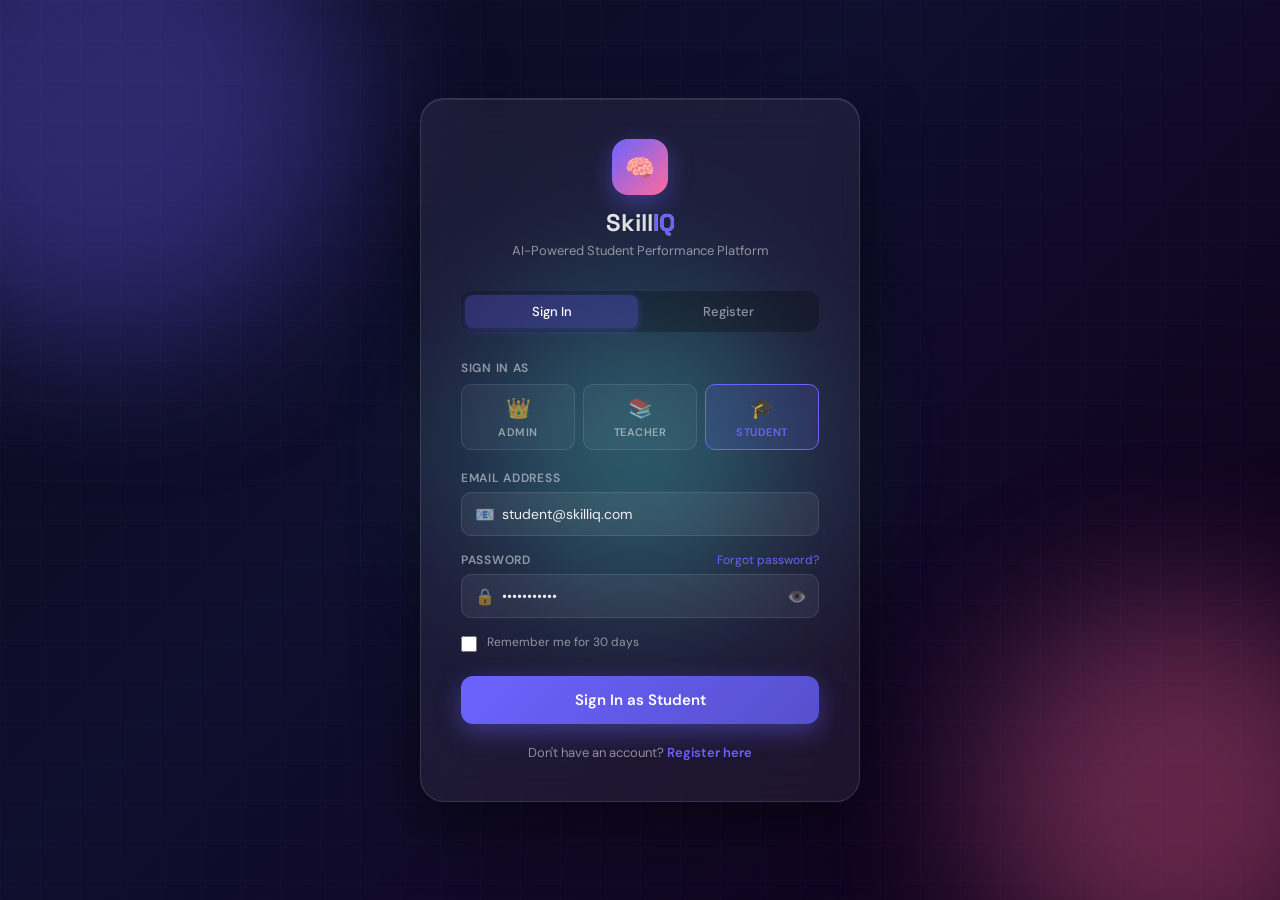
<file: auth.html>
<!DOCTYPE html>
<html lang="en">
<head>
<meta charset="UTF-8">
<meta name="viewport" content="width=device-width, initial-scale=1.0">
<title>SkillIQ — Sign In</title>
<link href="https://fonts.googleapis.com/css2?family=DM+Sans:ital,opsz,wght@0,9..40,300;0,9..40,400;0,9..40,500;0,9..40,600;0,9..40,700;1,9..40,400&family=Space+Grotesk:wght@400;500;600;700&display=swap" rel="stylesheet">
<style>
*, *::before, *::after { box-sizing: border-box; margin: 0; padding: 0; }

:root {
  --accent: #6C63FF;
  --accent2: #FF6B9D;
  --accent3: #43E8D8;
  --glass-bg: rgba(255,255,255,0.08);
  --glass-border: rgba(255,255,255,0.18);
  --glass-shadow: 0 8px 32px rgba(0,0,0,0.3);
  --input-bg: rgba(255,255,255,0.06);
  --input-border: rgba(255,255,255,0.15);
  --text: #f0f0f5;
  --text-muted: rgba(240,240,245,0.55);
  --error: #ff5c7c;
  --success: #43E8D8;
  --admin-color: #FF6B9D;
  --teacher-color: #43E8D8;
  --student-color: #6C63FF;
}

body {
  font-family: 'DM Sans', sans-serif;
  min-height: 100vh;
  background: #0a0a1a;
  color: var(--text);
  display: flex;
  align-items: center;
  justify-content: center;
  overflow: hidden;
  position: relative;
}

/* Animated gradient background */
.bg-wrap {
  position: fixed; inset: 0; z-index: 0;
  background: linear-gradient(135deg, #0a0a1a 0%, #0f0f2e 40%, #12001a 100%);
}
.bg-orb {
  position: absolute;
  border-radius: 50%;
  filter: blur(80px);
  opacity: 0.35;
  animation: float 8s ease-in-out infinite;
}
.bg-orb.o1 { width: 500px; height: 500px; background: #6C63FF; top: -150px; left: -150px; animation-delay: 0s; }
.bg-orb.o2 { width: 400px; height: 400px; background: #FF6B9D; bottom: -100px; right: -100px; animation-delay: -3s; }
.bg-orb.o3 { width: 300px; height: 300px; background: #43E8D8; top: 50%; left: 50%; transform: translate(-50%,-50%); animation-delay: -6s; }

@keyframes float {
  0%,100% { transform: translateY(0) scale(1); }
  50% { transform: translateY(-30px) scale(1.05); }
}
.o3 { animation: float3 10s ease-in-out infinite !important; }
@keyframes float3 {
  0%,100% { transform: translate(-50%,-50%) scale(1); }
  50% { transform: translate(-50%,-60%) scale(1.1); }
}

/* Grid overlay */
.bg-grid {
  position: fixed; inset: 0; z-index: 0;
  background-image: linear-gradient(rgba(108,99,255,0.04) 1px, transparent 1px),
    linear-gradient(90deg, rgba(108,99,255,0.04) 1px, transparent 1px);
  background-size: 40px 40px;
}

/* Main container */
.auth-container {
  position: relative; z-index: 10;
  width: 100%; max-width: 480px;
  padding: 20px;
}

/* Glass card */
.glass-card {
  background: rgba(255,255,255,0.06);
  backdrop-filter: blur(24px);
  -webkit-backdrop-filter: blur(24px);
  border: 1px solid rgba(255,255,255,0.12);
  border-radius: 24px;
  padding: 40px;
  box-shadow: 0 25px 60px rgba(0,0,0,0.5), inset 0 1px 0 rgba(255,255,255,0.1);
  animation: slideUp 0.5s cubic-bezier(0.22,1,0.36,1);
}

@keyframes slideUp {
  from { opacity: 0; transform: translateY(30px) scale(0.96); }
  to { opacity: 1; transform: translateY(0) scale(1); }
}

/* Logo */
.logo {
  text-align: center;
  margin-bottom: 32px;
}
.logo-mark {
  width: 56px; height: 56px;
  background: linear-gradient(135deg, var(--accent), var(--accent2));
  border-radius: 16px;
  display: flex; align-items: center; justify-content: center;
  font-size: 24px;
  margin: 0 auto 12px;
  box-shadow: 0 8px 24px rgba(108,99,255,0.4);
}
.logo-text {
  font-family: 'Space Grotesk', sans-serif;
  font-size: 24px; font-weight: 700;
  background: linear-gradient(135deg, #fff 0%, rgba(255,255,255,0.7) 100%);
  -webkit-background-clip: text; -webkit-text-fill-color: transparent;
}
.logo-text span { color: var(--accent); -webkit-text-fill-color: var(--accent); }
.logo-sub { font-size: 13px; color: var(--text-muted); margin-top: 4px; }

/* Tab switcher */
.tab-row {
  display: flex; gap: 4px;
  background: rgba(0,0,0,0.25);
  border-radius: 12px;
  padding: 4px;
  margin-bottom: 28px;
}
.tab-btn {
  flex: 1; padding: 8px 12px;
  border-radius: 8px;
  font-size: 13px; font-weight: 500;
  cursor: pointer;
  border: none; background: none;
  color: var(--text-muted);
  font-family: inherit;
  transition: all 0.2s;
}
.tab-btn.active {
  background: rgba(108,99,255,0.3);
  color: #fff;
  box-shadow: 0 2px 8px rgba(108,99,255,0.3);
}

/* Role selector */
.role-selector {
  display: grid; grid-template-columns: 1fr 1fr 1fr;
  gap: 8px; margin-bottom: 20px;
}
.role-btn {
  padding: 10px 8px;
  border-radius: 10px;
  border: 1.5px solid rgba(255,255,255,0.1);
  background: rgba(255,255,255,0.04);
  cursor: pointer;
  text-align: center;
  transition: all 0.2s;
  color: var(--text-muted);
  font-family: inherit;
}
.role-btn:hover { border-color: rgba(255,255,255,0.2); color: var(--text); }
.role-btn.selected[data-role="admin"] {
  border-color: var(--admin-color);
  background: rgba(255,107,157,0.12);
  color: var(--admin-color);
}
.role-btn.selected[data-role="teacher"] {
  border-color: var(--teacher-color);
  background: rgba(67,232,216,0.1);
  color: var(--teacher-color);
}
.role-btn.selected[data-role="student"] {
  border-color: var(--student-color);
  background: rgba(108,99,255,0.15);
  color: var(--student-color);
}
.role-icon { font-size: 20px; display: block; margin-bottom: 4px; }
.role-label { font-size: 11px; font-weight: 600; text-transform: uppercase; letter-spacing: 0.05em; display: block; }

/* Form label */
.field-label {
  font-size: 12px; font-weight: 600;
  color: var(--text-muted);
  text-transform: uppercase; letter-spacing: 0.06em;
  margin-bottom: 6px;
}

/* Inputs */
.field-wrap { margin-bottom: 16px; position: relative; }
.input-group {
  position: relative;
}
.input-icon {
  position: absolute; left: 14px; top: 50%; transform: translateY(-50%);
  font-size: 16px; opacity: 0.5; pointer-events: none;
}
input[type="text"], input[type="email"], input[type="password"], select {
  width: 100%;
  padding: 12px 14px 12px 40px;
  background: rgba(255,255,255,0.06);
  border: 1.5px solid rgba(255,255,255,0.1);
  border-radius: 10px;
  color: var(--text);
  font-size: 14px;
  font-family: inherit;
  outline: none;
  transition: all 0.2s;
  appearance: none;
}
input::placeholder { color: rgba(240,240,245,0.3); }
input:focus, select:focus {
  border-color: var(--accent);
  background: rgba(108,99,255,0.08);
  box-shadow: 0 0 0 3px rgba(108,99,255,0.15);
}
input.error {
  border-color: var(--error);
  box-shadow: 0 0 0 3px rgba(255,92,124,0.15);
}
.field-error {
  font-size: 11px; color: var(--error); margin-top: 5px;
  display: none;
}
.field-error.show { display: block; }

/* Password toggle */
.pw-toggle {
  position: absolute; right: 12px; top: 50%; transform: translateY(-50%);
  cursor: pointer; font-size: 16px; opacity: 0.4;
  transition: opacity 0.2s; user-select: none;
}
.pw-toggle:hover { opacity: 0.8; }

/* Submit button */
.btn-submit {
  width: 100%; padding: 14px;
  border-radius: 12px;
  font-size: 15px; font-weight: 600;
  cursor: pointer;
  border: none;
  font-family: inherit;
  transition: all 0.2s;
  position: relative;
  overflow: hidden;
  margin-top: 8px;
}
.btn-submit[data-role="admin"] {
  background: linear-gradient(135deg, #FF6B9D, #e0557e);
  color: #fff;
  box-shadow: 0 8px 24px rgba(255,107,157,0.4);
}
.btn-submit[data-role="teacher"] {
  background: linear-gradient(135deg, #43E8D8, #2bc9b8);
  color: #0a1a18;
  box-shadow: 0 8px 24px rgba(67,232,216,0.35);
}
.btn-submit[data-role="student"] {
  background: linear-gradient(135deg, #6C63FF, #5550cc);
  color: #fff;
  box-shadow: 0 8px 24px rgba(108,99,255,0.4);
}
.btn-submit:hover { transform: translateY(-1px); filter: brightness(1.08); }
.btn-submit:active { transform: translateY(0); }
.btn-submit.loading { pointer-events: none; opacity: 0.7; }

/* Shimmer effect */
.btn-submit::after {
  content: '';
  position: absolute; top: 0; left: -100%; width: 100%; height: 100%;
  background: linear-gradient(90deg, transparent, rgba(255,255,255,0.15), transparent);
  transition: left 0.4s;
}
.btn-submit:hover::after { left: 100%; }

/* Divider */
.divider {
  display: flex; align-items: center; gap: 12px;
  margin: 20px 0;
  color: var(--text-muted); font-size: 12px;
}
.divider::before, .divider::after {
  content: ''; flex: 1;
  height: 1px; background: rgba(255,255,255,0.08);
}

/* Alert */
.alert {
  padding: 12px 14px; border-radius: 10px;
  font-size: 13px; margin-bottom: 16px;
  display: none;
}
.alert.show { display: flex; align-items: center; gap: 8px; }
.alert.success { background: rgba(67,232,216,0.1); border: 1px solid rgba(67,232,216,0.25); color: var(--success); }
.alert.error { background: rgba(255,92,124,0.1); border: 1px solid rgba(255,92,124,0.25); color: var(--error); }

/* Switch text */
.switch-text {
  text-align: center; margin-top: 20px;
  font-size: 13px; color: var(--text-muted);
}
.switch-link {
  color: var(--accent); font-weight: 600; cursor: pointer;
  text-decoration: none; transition: opacity 0.2s;
}
.switch-link:hover { opacity: 0.8; }

/* Password strength */
.strength-bar {
  height: 3px; border-radius: 2px;
  background: rgba(255,255,255,0.08);
  margin-top: 6px; overflow: hidden;
}
.strength-fill {
  height: 100%; border-radius: 2px;
  transition: all 0.3s; width: 0;
}

/* Hidden */
.hidden { display: none !important; }

/* Scrollbar */
::-webkit-scrollbar { width: 4px; }
::-webkit-scrollbar-track { background: transparent; }
::-webkit-scrollbar-thumb { background: rgba(108,99,255,0.4); border-radius: 2px; }

/* Select arrow */
.select-wrap { position: relative; }
.select-wrap::after {
  content: '▾';
  position: absolute; right: 12px; top: 50%; transform: translateY(-50%);
  pointer-events: none; color: rgba(255,255,255,0.4);
}

/* Forgot password */
.forgot-link {
  font-size: 12px; color: var(--accent); cursor: pointer;
  float: right; text-decoration: none;
  transition: opacity 0.2s; line-height: 1;
}
.forgot-link:hover { opacity: 0.75; }

/* Checkbox */
.check-row { display: flex; align-items: flex-start; gap: 10px; margin-bottom: 16px; }
.check-row input[type="checkbox"] { width: 16px; height: 16px; padding: 0; flex-shrink: 0; margin-top: 2px; accent-color: var(--accent); }
.check-row label { font-size: 12px; color: var(--text-muted); cursor: pointer; }

/* Spinner */
.spinner {
  display: inline-block; width: 16px; height: 16px;
  border: 2px solid rgba(255,255,255,0.3);
  border-top-color: #fff;
  border-radius: 50%;
  animation: spin 0.7s linear infinite;
  vertical-align: middle; margin-right: 6px;
}
@keyframes spin { to { transform: rotate(360deg); } }
</style>
</head>
<body>

<div class="bg-wrap">
  <div class="bg-orb o1"></div>
  <div class="bg-orb o2"></div>
  <div class="bg-orb o3"></div>
</div>
<div class="bg-grid"></div>

<div class="auth-container">
  <div class="glass-card">

    <!-- Logo -->
    <div class="logo">
      <div class="logo-mark">🧠</div>
      <div class="logo-text">Skill<span>IQ</span></div>
      <div class="logo-sub">AI-Powered Student Performance Platform</div>
    </div>

    <!-- Tabs -->
    <div class="tab-row">
      <button class="tab-btn active" onclick="switchTab('login')">Sign In</button>
      <button class="tab-btn" onclick="switchTab('register')">Register</button>
    </div>

    <!-- Role selector -->
    <div style="margin-bottom:8px;">
      <div class="field-label">Sign in as</div>
    </div>
    <div class="role-selector" id="role-selector">
      <button class="role-btn" data-role="admin" onclick="selectRole('admin')">
        <span class="role-icon">👑</span>
        <span class="role-label">Admin</span>
      </button>
      <button class="role-btn" data-role="teacher" onclick="selectRole('teacher')">
        <span class="role-icon">📚</span>
        <span class="role-label">Teacher</span>
      </button>
      <button class="role-btn selected" data-role="student" onclick="selectRole('student')">
        <span class="role-icon">🎓</span>
        <span class="role-label">Student</span>
      </button>
    </div>

    <!-- Alert -->
    <div class="alert" id="auth-alert"></div>

    <!-- LOGIN FORM -->
    <div id="form-login">
      <div class="field-wrap">
        <div class="field-label">Email Address</div>
        <div class="input-group">
          <span class="input-icon">📧</span>
          <input type="email" id="login-email" placeholder="you@example.com" autocomplete="email">
        </div>
        <div class="field-error" id="login-email-err">Please enter a valid email address.</div>
      </div>

      <div class="field-wrap">
        <div style="display:flex; justify-content:space-between; align-items:center; margin-bottom:6px;">
          <div class="field-label" style="margin-bottom:0;">Password</div>
          <a class="forgot-link" onclick="showForgot()">Forgot password?</a>
        </div>
        <div class="input-group">
          <span class="input-icon">🔒</span>
          <input type="password" id="login-password" placeholder="••••••••" autocomplete="current-password">
          <span class="pw-toggle" onclick="togglePw('login-password',this)">👁️</span>
        </div>
        <div class="field-error" id="login-pw-err">Password is required.</div>
      </div>

      <div class="check-row">
        <input type="checkbox" id="remember-me">
        <label for="remember-me">Remember me for 30 days</label>
      </div>

      <button class="btn-submit" id="login-btn" data-role="student" onclick="handleLogin()">
        Sign In as Student
      </button>
    </div>

    <!-- REGISTER FORM -->
    <div id="form-register" class="hidden">
      <div class="field-wrap">
        <div class="field-label">Full Name</div>
        <div class="input-group">
          <span class="input-icon">👤</span>
          <input type="text" id="reg-name" placeholder="John Smith" autocomplete="name">
        </div>
        <div class="field-error" id="reg-name-err">Name must be at least 2 characters.</div>
      </div>

      <div class="field-wrap">
        <div class="field-label">Email Address</div>
        <div class="input-group">
          <span class="input-icon">📧</span>
          <input type="email" id="reg-email" placeholder="you@example.com" autocomplete="email">
        </div>
        <div class="field-error" id="reg-email-err">Please enter a valid email address.</div>
      </div>

      <!-- Teacher-specific field -->
      <div class="field-wrap hidden" id="field-dept">
        <div class="field-label">Department / Subject</div>
        <div class="input-group select-wrap">
          <span class="input-icon">📖</span>
          <select id="reg-dept" style="padding-left:40px;">
            <option value="">Select department</option>
            <option>Mathematics</option>
            <option>Science</option>
            <option>English & Literature</option>
            <option>Computer Science</option>
            <option>History & Social Studies</option>
            <option>Arts & Music</option>
            <option>Physical Education</option>
            <option>Other</option>
          </select>
        </div>
        <div class="field-error" id="reg-dept-err">Please select a department.</div>
      </div>

      <!-- Student-specific field -->
      <div class="field-wrap hidden" id="field-grade">
        <div class="field-label">Grade / Class</div>
        <div class="input-group select-wrap">
          <span class="input-icon">🎓</span>
          <select id="reg-grade" style="padding-left:40px;">
            <option value="">Select grade</option>
            <option>Grade 6</option>
            <option>Grade 7</option>
            <option>Grade 8</option>
            <option>Grade 9</option>
            <option>Grade 10</option>
            <option>Grade 11</option>
            <option>Grade 12</option>
            <option>Undergraduate</option>
            <option>Postgraduate</option>
          </select>
        </div>
        <div class="field-error" id="reg-grade-err">Please select a grade.</div>
      </div>

      <!-- Admin-specific field -->
      <div class="field-wrap hidden" id="field-admin-code">
        <div class="field-label">Admin Access Code</div>
        <div class="input-group">
          <span class="input-icon">🔑</span>
          <input type="password" id="reg-admin-code" placeholder="Enter admin code">
        </div>
        <div class="field-error" id="reg-admincode-err">Invalid admin access code.</div>
      </div>

      <div class="field-wrap">
        <div class="field-label">Password</div>
        <div class="input-group">
          <span class="input-icon">🔒</span>
          <input type="password" id="reg-password" placeholder="Min 8 characters" autocomplete="new-password" oninput="checkStrength(this.value)">
          <span class="pw-toggle" onclick="togglePw('reg-password',this)">👁️</span>
        </div>
        <div class="strength-bar"><div class="strength-fill" id="strength-fill"></div></div>
        <div class="field-error" id="reg-pw-err">Password must be at least 8 characters with a number and letter.</div>
      </div>

      <div class="field-wrap">
        <div class="field-label">Confirm Password</div>
        <div class="input-group">
          <span class="input-icon">🔐</span>
          <input type="password" id="reg-confirm" placeholder="Re-enter password" autocomplete="new-password">
          <span class="pw-toggle" onclick="togglePw('reg-confirm',this)">👁️</span>
        </div>
        <div class="field-error" id="reg-confirm-err">Passwords do not match.</div>
      </div>

      <div class="check-row">
        <input type="checkbox" id="reg-terms">
        <label for="reg-terms">I agree to the <a href="#" class="switch-link">Terms of Service</a> and <a href="#" class="switch-link">Privacy Policy</a></label>
      </div>
      <div class="field-error" id="reg-terms-err" style="margin-top:-10px; margin-bottom:10px;">You must accept the terms.</div>

      <button class="btn-submit" id="register-btn" data-role="student" onclick="handleRegister()">
        Create Account
      </button>
    </div>

    <div class="switch-text" id="switch-text">
      Don't have an account? <a class="switch-link" onclick="switchTab('register')">Register here</a>
    </div>

  </div>
</div>

<script>
let currentRole = 'student';
let currentTab = 'login';

const DEMO_ACCOUNTS = {
  'admin@skilliq.com': { password: 'Admin@123', role: 'admin', name: 'System Admin' },
  'teacher@skilliq.com': { password: 'Teacher@123', role: 'teacher', name: 'Prof. Williams' },
  'student@skilliq.com': { password: 'Student@123', role: 'student', name: 'Alex Johnson' },
};

function selectRole(role) {
  currentRole = role;
  document.querySelectorAll('.role-btn').forEach(b => b.classList.remove('selected'));
  document.querySelector(`.role-btn[data-role="${role}"]`).classList.add('selected');

  // Update submit buttons
  const loginBtn = document.getElementById('login-btn');
  const regBtn = document.getElementById('register-btn');
  const labels = { admin: 'Admin', teacher: 'Teacher', student: 'Student' };
  loginBtn.setAttribute('data-role', role);
  loginBtn.textContent = `Sign In as ${labels[role]}`;
  regBtn.setAttribute('data-role', role);
  regBtn.textContent = `Create ${labels[role]} Account`;

  // Show/hide role-specific fields
  document.getElementById('field-dept').classList.toggle('hidden', role !== 'teacher');
  document.getElementById('field-grade').classList.toggle('hidden', role !== 'student');
  document.getElementById('field-admin-code').classList.toggle('hidden', role !== 'admin');
}

function switchTab(tab) {
  currentTab = tab;
  document.querySelectorAll('.tab-btn').forEach((b, i) => {
    b.classList.toggle('active', (i === 0 && tab === 'login') || (i === 1 && tab === 'register'));
  });
  document.getElementById('form-login').classList.toggle('hidden', tab !== 'login');
  document.getElementById('form-register').classList.toggle('hidden', tab !== 'register');
  const switchText = document.getElementById('switch-text');
  if (tab === 'login') {
    switchText.innerHTML = `Don't have an account? <a class="switch-link" onclick="switchTab('register')">Register here</a>`;
  } else {
    switchText.innerHTML = `Already have an account? <a class="switch-link" onclick="switchTab('login')">Sign in here</a>`;
  }
  clearAlert();
  clearErrors();
}

function togglePw(id, el) {
  const input = document.getElementById(id);
  if (input.type === 'password') { input.type = 'text'; el.textContent = '🙈'; }
  else { input.type = 'password'; el.textContent = '👁️'; }
}

function checkStrength(val) {
  const fill = document.getElementById('strength-fill');
  let score = 0;
  if (val.length >= 8) score++;
  if (/[A-Z]/.test(val)) score++;
  if (/[0-9]/.test(val)) score++;
  if (/[^a-zA-Z0-9]/.test(val)) score++;
  const pct = (score / 4) * 100;
  const colors = ['#ff5c7c','#FF6B9D','#f0c040','#43E8D8'];
  fill.style.width = pct + '%';
  fill.style.background = colors[score - 1] || 'transparent';
}

function showAlert(msg, type = 'error') {
  const el = document.getElementById('auth-alert');
  el.className = `alert ${type} show`;
  el.innerHTML = (type === 'error' ? '⚠️ ' : '✅ ') + msg;
}
function clearAlert() {
  const el = document.getElementById('auth-alert');
  el.className = 'alert';
}

function showErr(id, msg) {
  const el = document.getElementById(id);
  if (el) { el.textContent = msg; el.classList.add('show'); }
}
function hideErr(id) {
  const el = document.getElementById(id);
  if (el) el.classList.remove('show');
}
function clearErrors() {
  document.querySelectorAll('.field-error').forEach(e => e.classList.remove('show'));
  document.querySelectorAll('input, select').forEach(e => e.classList.remove('error'));
}

function isValidEmail(e) { return /^[^\s@]+@[^\s@]+\.[^\s@]+$/.test(e); }
function isValidPassword(p) { return p.length >= 8 && /[a-zA-Z]/.test(p) && /[0-9]/.test(p); }

function handleLogin() {
  clearErrors(); clearAlert();
  const email = document.getElementById('login-email').value.trim();
  const password = document.getElementById('login-password').value;
  let valid = true;

  if (!isValidEmail(email)) {
    showErr('login-email-err', 'Please enter a valid email address.');
    document.getElementById('login-email').classList.add('error');
    valid = false;
  }
  if (!password) {
    showErr('login-pw-err', 'Password is required.');
    document.getElementById('login-password').classList.add('error');
    valid = false;
  }
  if (!valid) return;

  // Check demo accounts
  const btn = document.getElementById('login-btn');
  btn.classList.add('loading');
  btn.innerHTML = '<span class="spinner"></span>Signing in...';

  setTimeout(() => {
    const account = DEMO_ACCOUNTS[email];
    if (account && account.password === password && account.role === currentRole) {
      // Store session
      sessionStorage.setItem('skilliq_user', JSON.stringify({ name: account.name, email, role: currentRole }));
      showAlert(`Welcome back, ${account.name}! Redirecting...`, 'success');
      setTimeout(() => {
        if (currentRole === 'admin') window.location.href = 'admin.html';
        else if (currentRole === 'teacher') window.location.href = 'teacher.html';
        else window.location.href = 'index.html';
      }, 1200);
    } else {
      showAlert('Invalid credentials or role mismatch. Check demo accounts below.', 'error');
      btn.classList.remove('loading');
      btn.textContent = `Sign In as ${currentRole.charAt(0).toUpperCase() + currentRole.slice(1)}`;
    }
  }, 900);
}

function handleRegister() {
  clearErrors(); clearAlert();
  let valid = true;
  const name = document.getElementById('reg-name').value.trim();
  const email = document.getElementById('reg-email').value.trim();
  const password = document.getElementById('reg-password').value;
  const confirm = document.getElementById('reg-confirm').value;
  const terms = document.getElementById('reg-terms').checked;

  if (name.length < 2) {
    showErr('reg-name-err', 'Name must be at least 2 characters.'); document.getElementById('reg-name').classList.add('error'); valid = false;
  }
  if (!isValidEmail(email)) {
    showErr('reg-email-err', 'Please enter a valid email address.'); document.getElementById('reg-email').classList.add('error'); valid = false;
  }
  if (currentRole === 'teacher') {
    const dept = document.getElementById('reg-dept').value;
    if (!dept) { showErr('reg-dept-err', 'Please select a department.'); valid = false; }
  }
  if (currentRole === 'student') {
    const grade = document.getElementById('reg-grade').value;
    if (!grade) { showErr('reg-grade-err', 'Please select a grade.'); valid = false; }
  }
  if (currentRole === 'admin') {
    const code = document.getElementById('reg-admin-code').value;
    if (code !== 'SKILLIQ-ADMIN-2025') { showErr('reg-admincode-err', 'Invalid admin access code.'); document.getElementById('reg-admin-code').classList.add('error'); valid = false; }
  }
  if (!isValidPassword(password)) {
    showErr('reg-pw-err', 'Password must be at least 8 characters with a number and letter.'); document.getElementById('reg-password').classList.add('error'); valid = false;
  }
  if (password !== confirm) {
    showErr('reg-confirm-err', 'Passwords do not match.'); document.getElementById('reg-confirm').classList.add('error'); valid = false;
  }
  if (!terms) {
    showErr('reg-terms-err', 'You must accept the terms.'); valid = false;
  }
  if (!valid) return;

  const btn = document.getElementById('register-btn');
  btn.classList.add('loading');
  btn.innerHTML = '<span class="spinner"></span>Creating account...';

  setTimeout(() => {
    sessionStorage.setItem('skilliq_user', JSON.stringify({ name, email, role: currentRole }));
    showAlert(`Account created successfully! Welcome, ${name}!`, 'success');
    setTimeout(() => {
      if (currentRole === 'admin') window.location.href = 'admin.html';
      else if (currentRole === 'teacher') window.location.href = 'teacher.html';
      else window.location.href = 'index.html';
    }, 1200);
  }, 1100);
}

function showForgot() {
  const email = document.getElementById('login-email').value;
  if (!isValidEmail(email)) {
    showAlert('Enter your email address first, then click Forgot password.', 'error');
    return;
  }
  showAlert(`Password reset link sent to ${email}. (Demo only)`, 'success');
}

// Pre-fill with demo hint
document.getElementById('login-email').value = 'student@skilliq.com';
document.getElementById('login-password').value = 'Student@123';
</script>
</body>
</html>
</file>
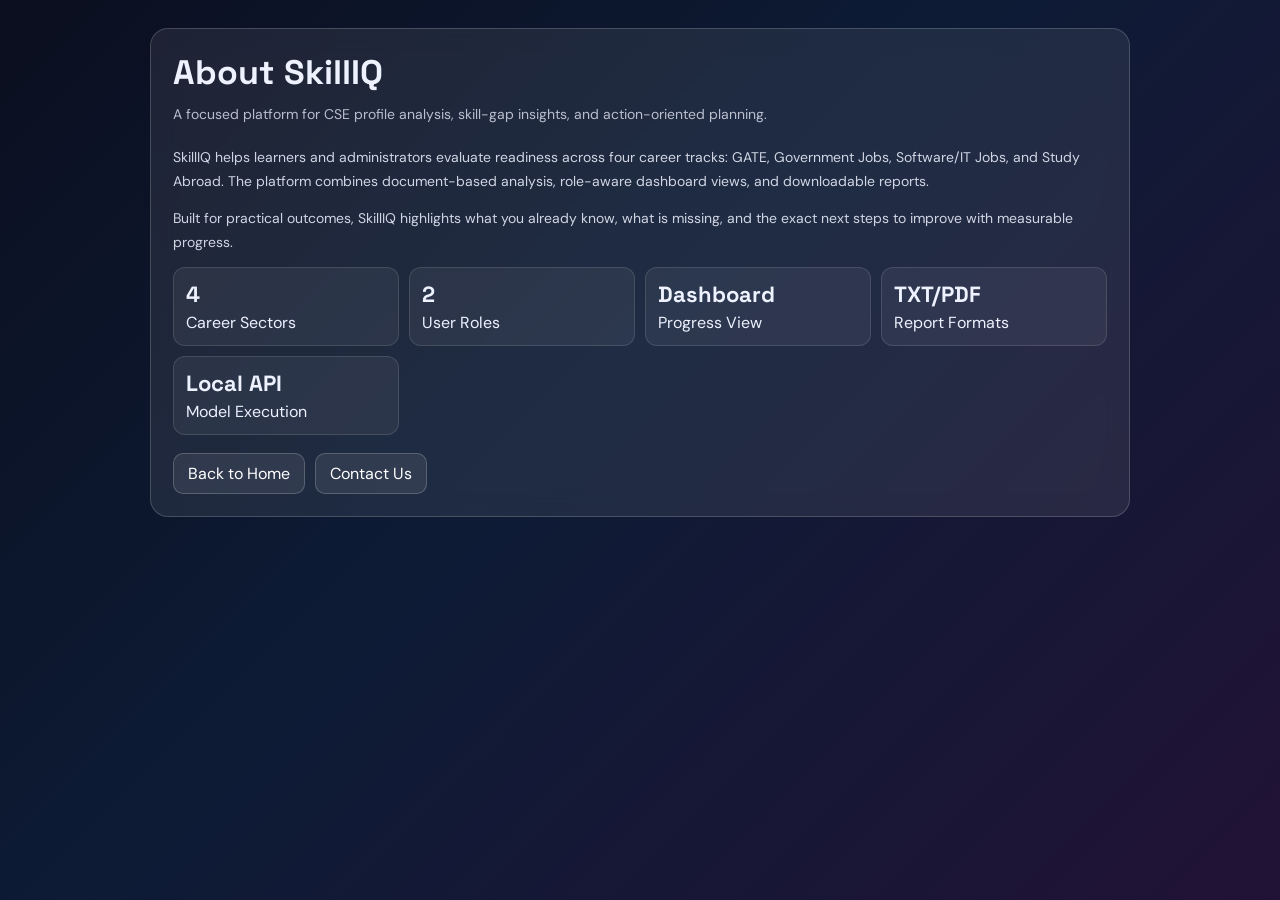
<file: frontend/about.html>
<!DOCTYPE html>
<html lang="en">
<head>
<meta charset="UTF-8">
<meta name="viewport" content="width=device-width, initial-scale=1.0">
<title>SkillIQ - About</title>
<link href="https://fonts.googleapis.com/css2?family=DM+Sans:wght@400;500;600;700&family=Space+Grotesk:wght@500;700&display=swap" rel="stylesheet">
<style>
*{box-sizing:border-box;margin:0;padding:0}
body{font-family:'DM Sans',sans-serif;min-height:100vh;background:linear-gradient(135deg,#0b0f1f,#0d1b35 45%,#211235);color:#eef2ff;padding:28px 18px}
.wrap{max-width:980px;margin:0 auto}
.card{background:rgba(255,255,255,.08);border:1px solid rgba(255,255,255,.18);border-radius:18px;padding:22px;backdrop-filter:blur(12px)}
h1{font-family:'Space Grotesk',sans-serif;font-size:34px;margin-bottom:8px}
.sub{color:rgba(238,242,255,.75);margin-bottom:18px}
p{font-size:14px;line-height:1.75;color:rgba(238,242,255,.86);margin-bottom:12px}
.stats{display:grid;grid-template-columns:repeat(auto-fit,minmax(180px,1fr));gap:10px;margin-top:12px}
.stat{background:rgba(255,255,255,.06);border:1px solid rgba(255,255,255,.12);border-radius:12px;padding:12px}
.stat strong{font-family:'Space Grotesk',sans-serif;font-size:22px;display:block;margin-bottom:4px}
.actions{display:flex;gap:10px;flex-wrap:wrap;margin-top:18px}
.btn{padding:9px 14px;border-radius:10px;border:1px solid rgba(255,255,255,.2);background:rgba(255,255,255,.08);color:#fff;cursor:pointer;text-decoration:none}
.btn:hover{background:rgba(255,255,255,.14)}
</style>
</head>
<body>
<div class="wrap">
  <div class="card">
    <h1>About SkillIQ</h1>
    <p class="sub">A focused platform for CSE profile analysis, skill-gap insights, and action-oriented planning.</p>
    <p>SkillIQ helps learners and administrators evaluate readiness across four career tracks: GATE, Government Jobs, Software/IT Jobs, and Study Abroad. The platform combines document-based analysis, role-aware dashboard views, and downloadable reports.</p>
    <p>Built for practical outcomes, SkillIQ highlights what you already know, what is missing, and the exact next steps to improve with measurable progress.</p>
    <div class="stats">
      <div class="stat"><strong>4</strong>Career Sectors</div>
      <div class="stat"><strong>2</strong>User Roles</div>
      <div class="stat"><strong>Dashboard</strong>Progress View</div>
      <div class="stat"><strong>TXT/PDF</strong>Report Formats</div>
      <div class="stat"><strong>Local API</strong>Model Execution</div>
    </div>
    <div class="actions">
      <a class="btn" href="index.html">Back to Home</a>
      <a class="btn" href="contact.html">Contact Us</a>
    </div>
  </div>
</div>
</body>
</html>
</file>
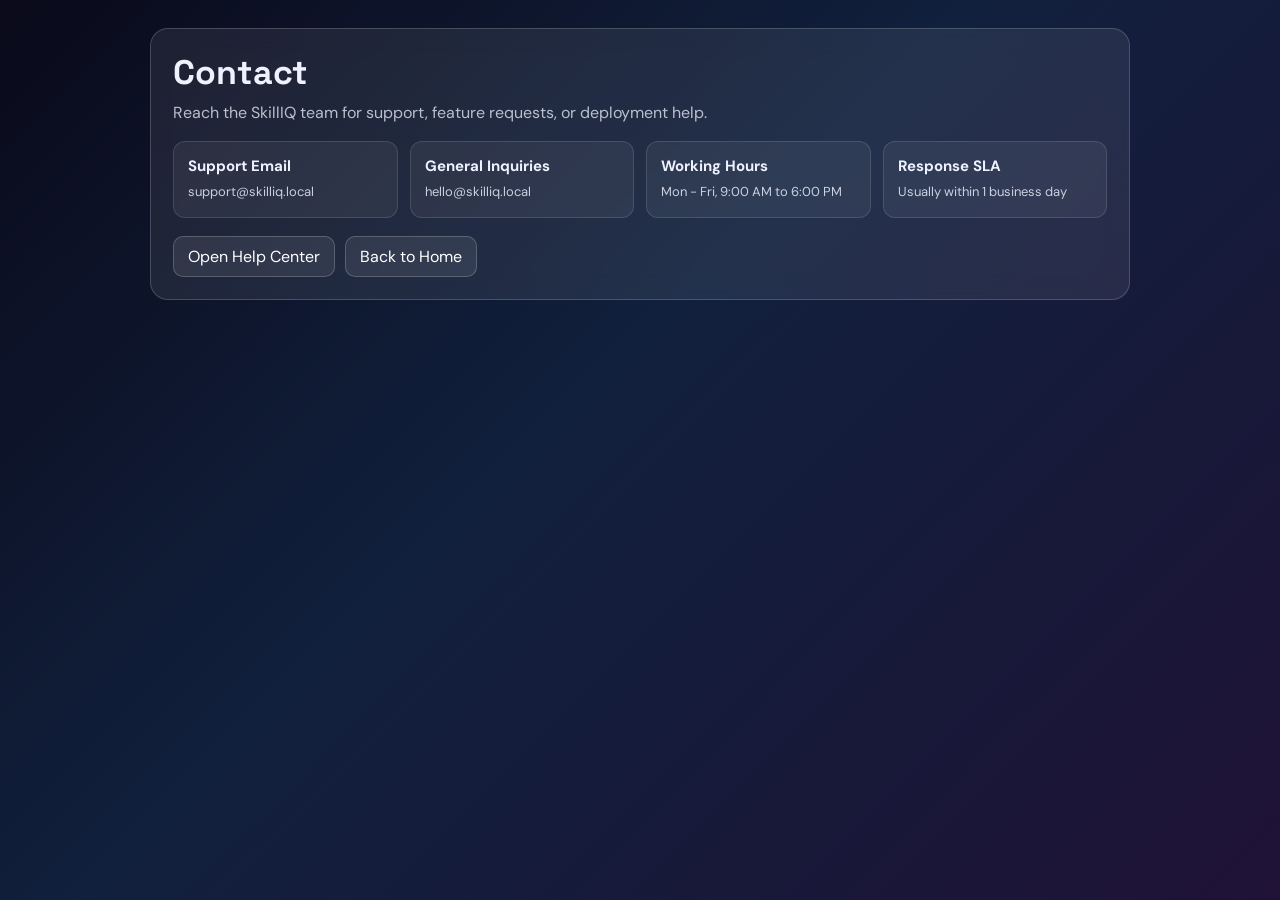
<file: frontend/contact.html>
<!DOCTYPE html>
<html lang="en">
<head>
<meta charset="UTF-8">
<meta name="viewport" content="width=device-width, initial-scale=1.0">
<title>SkillIQ - Contact</title>
<link href="https://fonts.googleapis.com/css2?family=DM+Sans:wght@400;500;600;700&family=Space+Grotesk:wght@500;700&display=swap" rel="stylesheet">
<style>
*{box-sizing:border-box;margin:0;padding:0}
body{font-family:'DM Sans',sans-serif;min-height:100vh;background:linear-gradient(135deg,#0a0a1a,#11203d 45%,#1f1236);color:#eef2ff;padding:28px 18px}
.wrap{max-width:980px;margin:0 auto}
.card{background:rgba(255,255,255,.08);border:1px solid rgba(255,255,255,.18);border-radius:18px;padding:22px;backdrop-filter:blur(12px)}
h1{font-family:'Space Grotesk',sans-serif;font-size:34px;margin-bottom:8px}
.sub{color:rgba(238,242,255,.75);margin-bottom:18px}
.grid{display:grid;grid-template-columns:repeat(auto-fit,minmax(220px,1fr));gap:12px}
.item{background:rgba(255,255,255,.06);border:1px solid rgba(255,255,255,.12);border-radius:12px;padding:14px}
.item h3{font-size:15px;margin-bottom:6px}
.item p{font-size:13px;color:rgba(238,242,255,.82);line-height:1.6}
.actions{display:flex;gap:10px;flex-wrap:wrap;margin-top:18px}
.btn{padding:9px 14px;border-radius:10px;border:1px solid rgba(255,255,255,.2);background:rgba(255,255,255,.08);color:#fff;cursor:pointer;text-decoration:none}
.btn:hover{background:rgba(255,255,255,.14)}
</style>
</head>
<body>
<div class="wrap">
  <div class="card">
    <h1>Contact</h1>
    <p class="sub">Reach the SkillIQ team for support, feature requests, or deployment help.</p>
    <div class="grid">
      <div class="item"><h3>Support Email</h3><p>support@skilliq.local</p></div>
      <div class="item"><h3>General Inquiries</h3><p>hello@skilliq.local</p></div>
      <div class="item"><h3>Working Hours</h3><p>Mon - Fri, 9:00 AM to 6:00 PM</p></div>
      <div class="item"><h3>Response SLA</h3><p>Usually within 1 business day</p></div>
    </div>
    <div class="actions">
      <a class="btn" href="help.html">Open Help Center</a>
      <a class="btn" href="index.html">Back to Home</a>
    </div>
  </div>
</div>
</body>
</html>
</file>
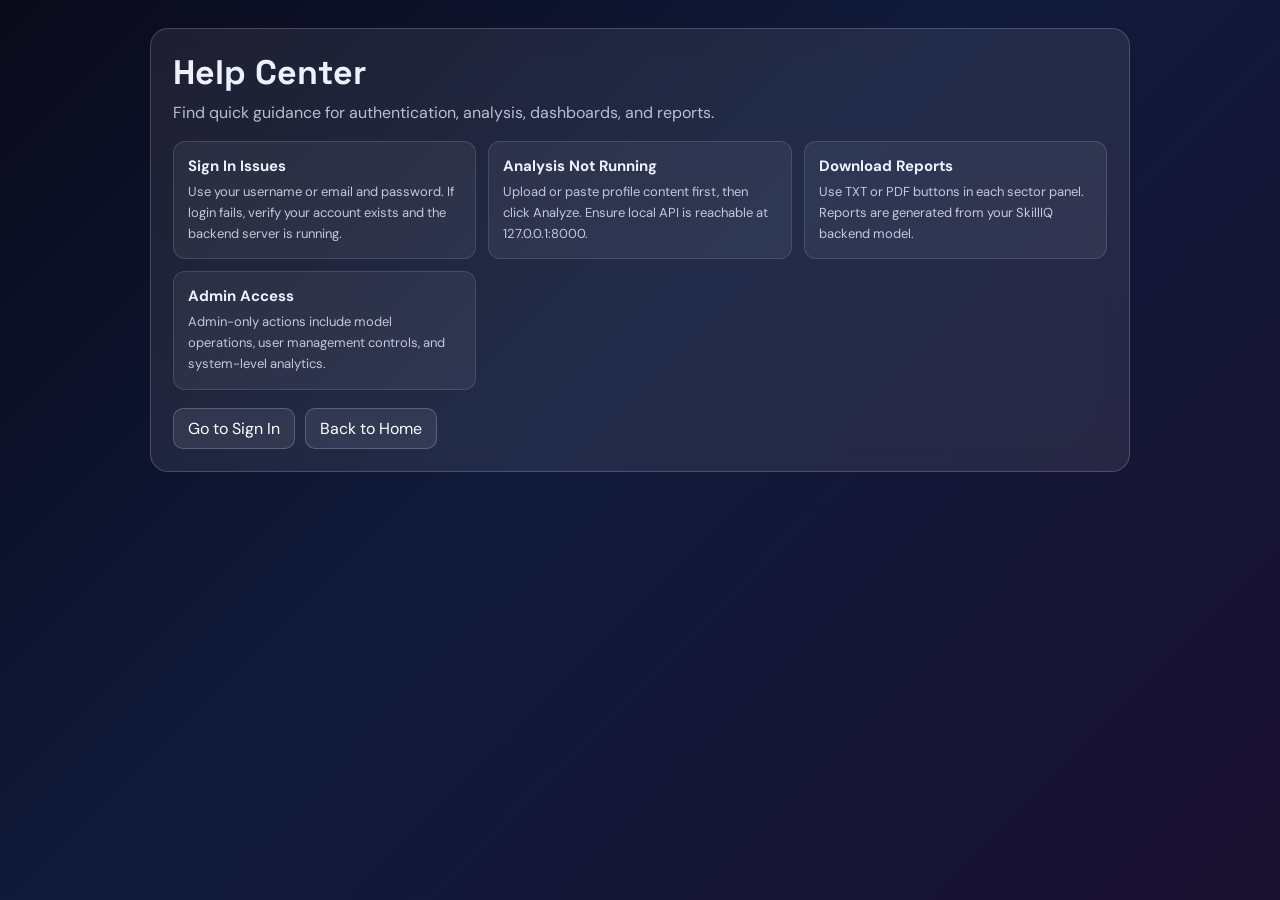
<file: frontend/help.html>
<!DOCTYPE html>
<html lang="en">
<head>
<meta charset="UTF-8">
<meta name="viewport" content="width=device-width, initial-scale=1.0">
<title>SkillIQ - Help</title>
<link href="https://fonts.googleapis.com/css2?family=DM+Sans:wght@400;500;600;700&family=Space+Grotesk:wght@500;700&display=swap" rel="stylesheet">
<style>
*{box-sizing:border-box;margin:0;padding:0}
body{font-family:'DM Sans',sans-serif;min-height:100vh;background:linear-gradient(135deg,#0a0a1a,#101a3b 45%,#1a1030);color:#eef2ff;padding:28px 18px}
.wrap{max-width:980px;margin:0 auto}
.card{background:rgba(255,255,255,.08);border:1px solid rgba(255,255,255,.18);border-radius:18px;padding:22px;backdrop-filter:blur(12px)}
h1{font-family:'Space Grotesk',sans-serif;font-size:34px;margin-bottom:8px}
.sub{color:rgba(238,242,255,.75);margin-bottom:18px}
.grid{display:grid;grid-template-columns:repeat(auto-fit,minmax(240px,1fr));gap:12px;margin-top:14px}
.tile{background:rgba(255,255,255,.06);border:1px solid rgba(255,255,255,.12);border-radius:12px;padding:14px}
.tile h3{font-size:15px;margin-bottom:6px}
.tile p{font-size:13px;color:rgba(238,242,255,.78);line-height:1.6}
.actions{display:flex;gap:10px;flex-wrap:wrap;margin-top:18px}
.btn{padding:9px 14px;border-radius:10px;border:1px solid rgba(255,255,255,.2);background:rgba(255,255,255,.08);color:#fff;cursor:pointer;text-decoration:none}
.btn:hover{background:rgba(255,255,255,.14)}
</style>
</head>
<body>
<div class="wrap">
  <div class="card">
    <h1>Help Center</h1>
    <p class="sub">Find quick guidance for authentication, analysis, dashboards, and reports.</p>
    <div class="grid">
      <div class="tile"><h3>Sign In Issues</h3><p>Use your username or email and password. If login fails, verify your account exists and the backend server is running.</p></div>
      <div class="tile"><h3>Analysis Not Running</h3><p>Upload or paste profile content first, then click Analyze. Ensure local API is reachable at 127.0.0.1:8000.</p></div>
      <div class="tile"><h3>Download Reports</h3><p>Use TXT or PDF buttons in each sector panel. Reports are generated from your SkillIQ backend model.</p></div>
      <div class="tile"><h3>Admin Access</h3><p>Admin-only actions include model operations, user management controls, and system-level analytics.</p></div>
    </div>
    <div class="actions">
      <a class="btn" href="auth.html">Go to Sign In</a>
      <a class="btn" href="index.html">Back to Home</a>
    </div>
  </div>
</div>
</body>
</html>
</file>
